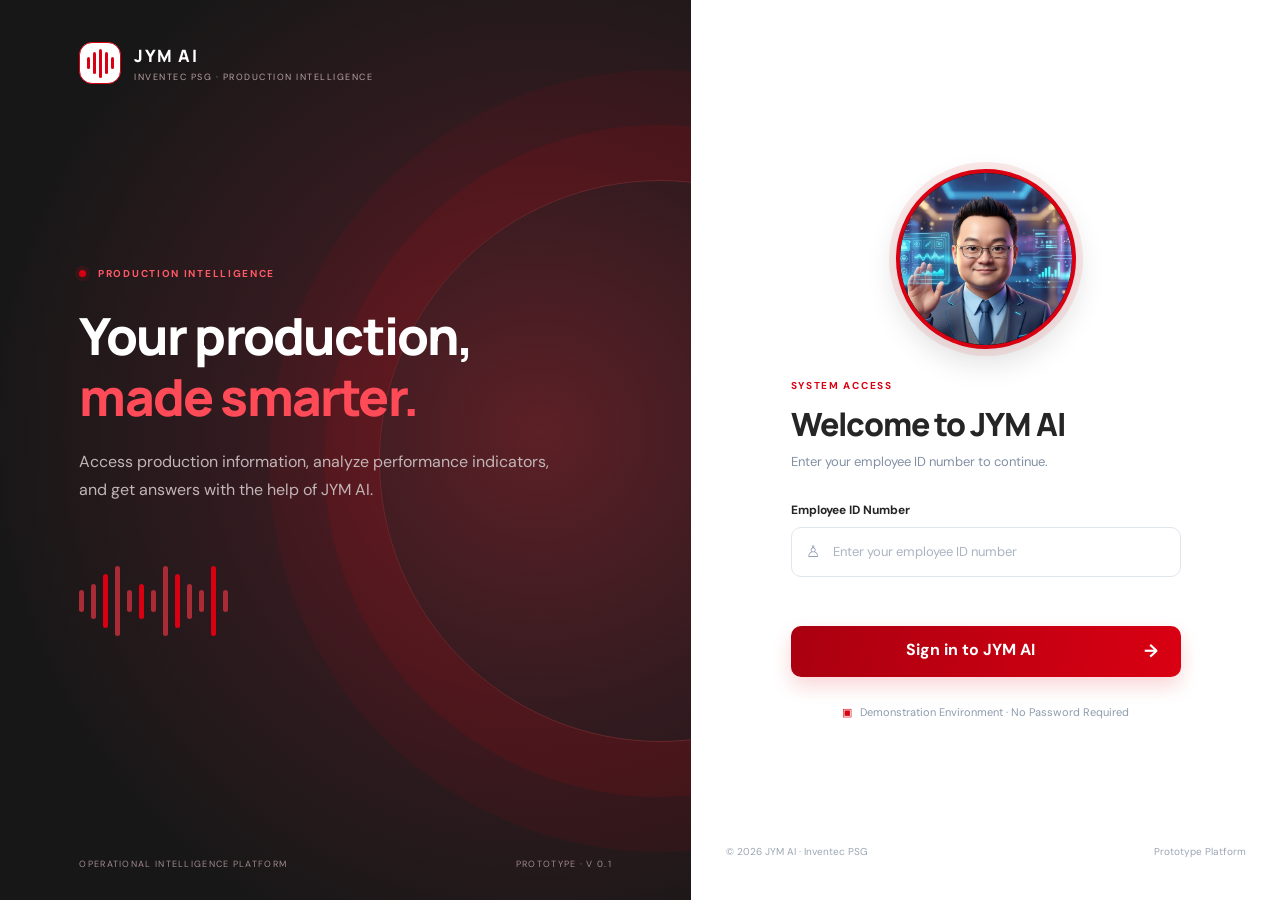
<file: index.html>
<!DOCTYPE html>
<html lang="en">

<head>
    <meta charset="UTF-8">
    <meta name="viewport" content="width=device-width, initial-scale=1.0">
    <meta name="theme-color" content="#171717">

    <title>JYM AI | Inventec PSG</title>

    <link rel="stylesheet" href="css/styles.css">
</head>

<body class="login-page">

<main class="login-shell">

    <!-- LEFT PANEL -->
    <section class="login-visual">

        <a class="brand" href="index.html">

            <span class="brand-symbol">
                <span></span>
                <span></span>
                <span></span>
                <span></span>
                <span></span>
            </span>

            <span>
                <strong>JYM AI</strong>
                <small>INVENTEC PSG · PRODUCTION INTELLIGENCE</small>
            </span>

        </a>

        <div class="visual-content">

            <div class="eyebrow">
                <i class="pulse"></i>
                PRODUCTION INTELLIGENCE
            </div>

            <h1>
                Your production,
                <br>
                <em>made smarter.</em>
            </h1>

            <p>
                Access production information, analyze performance
                indicators, and get answers with the help of JYM AI.
            </p>

            <div class="sound-wave" aria-label="Decorative audio waveform">
                <i></i><i></i><i></i><i></i><i></i>
                <i></i><i></i><i></i><i></i><i></i>
                <i></i><i></i><i></i>
            </div>

        </div>

        <div class="visual-footer">
            <span>OPERATIONAL INTELLIGENCE PLATFORM</span>
            <span>PROTOTYPE · V 0.1</span>
        </div>

    </section>


    <!-- RIGHT PANEL -->
    <section class="login-panel">

        <div class="login-card">

            <div class="mobile-brand">
                JYM <b>AI</b>
            </div>

          <!-- JYM AI IMAGE -->
<div class="ai-logo">
    <img
        src="img/WhatsApp%20Image%202026-11-25%20at%2011.24.45%20PM.jpeg"
        alt="JYM AI Assistant"
    >
</div>

            <div class="eyebrow dark">
                SYSTEM ACCESS
            </div>

            <h2>Welcome to JYM AI</h2>

            <p class="muted">
                Enter your employee ID number to continue.
            </p>


            <!-- LOGIN FORM -->
            <form id="loginForm">

                <label for="username">
                    Employee ID Number
                </label>

                <div class="input-wrap">

                    <span>♙</span>

                    <input
                        id="username"
                        name="username"
                        type="text"
                        inputmode="numeric"
                        autocomplete="off"
                        placeholder="Enter your employee ID number"
                        maxlength="15"
                        required
                    >

                </div>

                <div
                    id="loginError"
                    class="form-error"
                    role="alert">
                </div>

                <button class="primary-button" type="submit">
                    Sign in to JYM AI
                    <span>→</span>
                </button>

            </form>


            <div class="secure-note">
                <span>▣</span>
                Demonstration Environment · No Password Required
            </div>

        </div>


        <footer>
            © 2026 JYM AI · Inventec PSG
            <span>Prototype Platform</span>
        </footer>

    </section>

</main>

<script src="js/app.js"></script>

</body>
</html>
</file>
<file: css/styles.css>
@import url('https://fonts.googleapis.com/css2?family=DM+Sans:wght@400;500;600;700&family=Manrope:wght@400;500;600;700;800&display=swap');

/* =========================================
   KAREN AI - INVENTEC PSG
   IDENTIDAD VISUAL ROJA
========================================= */

:root {
    --navy: #171717;
    --navy2: #292929;
    --blue: #D90012;
    --cyan: #F04452;
    --ink: #252525;
    --muted: #8290a4;
    --line: #e7ecf2;
    --bg: #f5f5f5;
    --white: #fff;
    --green: #25a879;

    --inventec-red: #D90012;
    --inventec-dark: #A90010;
    --inventec-light: #FFF0F1;
    --inventec-gray: #f4f4f4;
}

* {
    box-sizing: border-box;
}

body {
    margin: 0;
    font-family: 'DM Sans', sans-serif;
    color: var(--ink);
    background: var(--bg);
}

button,
input {
    font: inherit;
}

a {
    text-decoration: none;
    color: inherit;
}

/* =========================================
   LOGIN
========================================= */

.login-shell {
    min-height: 100vh;
    display: grid;
    grid-template-columns: 1.08fr .92fr;
    background: #fff;
}

.login-visual {
    background:
        radial-gradient(
            circle at 78% 48%,
            #5c2026 0,
            #351b20 38%,
            #171717 78%
        );

    color: white;
    padding: 42px 6.2vw 30px;
    display: flex;
    flex-direction: column;
    justify-content: space-between;
    position: relative;
    overflow: hidden;
}

.login-visual:after {
    content: "";
    position: absolute;
    width: 560px;
    height: 560px;
    border: 1px solid #6b252b;
    border-radius: 50%;
    right: -250px;
    top: 20%;

    box-shadow:
        0 0 0 55px #D9001218,
        0 0 0 110px #D9001210;

    pointer-events: none;
}

/* LOGO */

.brand {
    display: flex;
    align-items: center;
    gap: 13px;
    position: relative;
    z-index: 1;
}

.brand strong {
    display: block;
    font: 800 17px Manrope;
    letter-spacing: 1.5px;
    color: #fff;
}

.brand small {
    display: block;
    font-size: 9px;
    letter-spacing: 1.5px;
    color: #b9a3a5;
    margin-top: 4px;
}

.brand-symbol {
    width: 42px;
    height: 42px;
    border: 1px solid #D90012;
    border-radius: 13px;

    display: flex;
    align-items: center;
    justify-content: center;
    gap: 3px;

    background: #fff;
}

.brand-symbol span {
    width: 3px;
    border-radius: 4px;
    background: #D90012;
    height: 12px;
}

.brand-symbol span:nth-child(2),
.brand-symbol span:nth-child(4) {
    height: 22px;
}

.brand-symbol span:nth-child(3) {
    height: 29px;
}

/* CONTENIDO DEL LOGIN */

.visual-content {
    max-width: 650px;
    position: relative;
    z-index: 1;
    margin-top: -30px;
}

.eyebrow {
    font-size: 10px;
    font-weight: 700;
    letter-spacing: 1.7px;
    color: #ff5965;
}

.eyebrow.dark {
    color: #D90012;
}

.pulse,
.online-tag i,
.demo-pill i,
.system-card i {
    display: inline-block;
    width: 7px;
    height: 7px;
    background: #3bd2a1;
    border-radius: 50%;
    margin-right: 8px;
    box-shadow: 0 0 0 4px #3bd2a122;
}

.pulse {
    background: #D90012;
    box-shadow: 0 0 0 4px #D9001222;
}

.visual-content h1 {
    font: 800 clamp(34px, 4vw, 56px)/1.2 Manrope;
    letter-spacing: -1.8px;
    margin: 25px 0 20px;
}

.visual-content h1 em {
    font-style: normal;
    color: #ff4a58;
}

.visual-content p {
    color: #c2b5b7;
    font-size: 16px;
    line-height: 1.8;
    max-width: 475px;
}

/* ONDA DE VOZ */

.sound-wave {
    height: 88px;
    display: flex;
    align-items: center;
    gap: 7px;
    margin-top: 52px;
}

.sound-wave i {
    width: 5px;
    border-radius: 8px;
    background: #a92b35;
    height: 22px;
    animation: wave 1.3s ease-in-out infinite alternate;
}

.sound-wave i:nth-child(3n) {
    height: 54px;
    background: #D90012;
}

.sound-wave i:nth-child(2n) {
    height: 35px;
    animation-delay: .3s;
}

.sound-wave i:nth-child(4n) {
    height: 70px;
    animation-delay: .5s;
}

@keyframes wave {
    to {
        transform: scaleY(.48);
        opacity: .65;
    }
}

/* FOOTER LOGIN */

.visual-footer {
    display: flex;
    justify-content: space-between;
    font-size: 9px;
    letter-spacing: 1.3px;
    color: #a18b8e;
    position: relative;
    z-index: 1;
}

/* =========================================
   PANEL DE ACCESO
========================================= */

.login-panel {
    display: flex;
    align-items: center;
    justify-content: center;
    flex-direction: column;
    padding: 42px 30px;
    position: relative;
}

.login-card {
    width: min(100%, 390px);
    margin: auto 0;
}

.sparkle {
    width: 45px;
    height: 45px;
    border-radius: 14px;
    background: #FFF0F1;
    color: #D90012;
    display: grid;
    place-items: center;
    font-size: 23px;
    margin-bottom: 28px;
}

.login-card h2 {
    font: 800 32px Manrope;
    margin: 10px 0 7px;
    letter-spacing: -1px;
}

.muted {
    color: var(--muted);
    font-size: 13px;
}

.login-card > p {
    margin: 0 0 32px;
}

.login-card label {
    display: block;
    font-size: 12px;
    font-weight: 700;
    margin: 20px 0 9px;
}

.input-wrap {
    height: 50px;
    border: 1px solid #dfe6ee;
    border-radius: 10px;

    display: flex;
    align-items: center;
    padding: 0 14px;
    gap: 11px;

    transition: .2s;
}

.input-wrap:focus-within {
    border-color: #D90012;
    box-shadow: 0 0 0 3px #D9001218;
}

.input-wrap > span {
    color: #94a2b4;
}

.input-wrap input {
    border: 0;
    outline: 0;
    min-width: 0;
    flex: 1;
    color: var(--ink);
    font-size: 13px;
}

.input-wrap input::placeholder {
    color: #aab4c1;
}

.show-password {
    border: 0;
    background: none;
    color: #D90012;
    font-size: 11px;
    cursor: pointer;
}

/* BOTÓN PRINCIPAL */

.primary-button {
    width: 100%;
    height: 51px;
    margin-top: 25px;
    border: 0;
    border-radius: 10px;

    background: linear-gradient(
        100deg,
        #A90010,
        #D90012
    );

    color: #fff;
    font-weight: 700;
    cursor: pointer;

    box-shadow: 0 9px 20px #D900122b;
    transition: .2s;
}

.primary-button:hover {
    transform: translateY(-2px);
    box-shadow: 0 12px 25px #D9001245;
}

.primary-button span {
    float: right;
    margin-right: 17px;
    font-size: 18px;
}

.secure-note {
    text-align: center;
    color: #8c9bad;
    font-size: 11px;
    margin-top: 28px;
}

.secure-note span {
    color: #D90012;
    margin-right: 5px;
}

.demo-hint {
    text-align: center;
    font-size: 10px;
    color: #8a98a9;
    margin-top: 22px;
}

.demo-hint b {
    color: #5c6f84;
}

.form-error {
    font-size: 12px;
    color: #c34c56;
    margin-top: 10px;
    min-height: 14px;
}

.login-panel footer {
    width: min(100%, 520px);
    display: flex;
    justify-content: space-between;
    color: #9aa5b3;
    font-size: 10px;
}

.mobile-brand {
    display: none;
}

/* =========================================
   DASHBOARD
========================================= */

.dashboard-page {
    background: #f5f5f5;
}

.app-shell {
    min-height: 100vh;
}

/* MENÚ LATERAL */

.sidebar {
    width: 244px;
    background: #171717;
    color: #fff;
    position: fixed;
    inset: 0 auto 0 0;
    padding: 27px 17px 18px;
    display: flex;
    flex-direction: column;
    z-index: 3;
}

.side-brand {
    padding: 0 8px 39px;
}

.side-brand .brand-symbol {
    width: 37px;
    height: 37px;
}

.side-brand strong {
    font-size: 15px;
}

.side-brand small {
    font-size: 8px;
}

.side-caption {
    font-size: 9px;
    letter-spacing: 1.5px;
    color: #8b8586;
    font-weight: 700;
    padding: 0 12px 13px;
}

.nav-item {
    height: 44px;
    border-radius: 8px;
    display: flex;
    align-items: center;
    gap: 13px;
    padding: 0 12px;
    color: #bcb6b7;
    font-size: 12px;
    margin-bottom: 5px;
}

.nav-item > span {
    font-size: 17px;
    width: 18px;
    text-align: center;
}

.nav-item.active {
    background: #3b2023;
    color: #fff;
    box-shadow: inset 3px 0 #D90012;
}

.nav-dot {
    width: 6px;
    height: 6px;
    background: #D90012;
    border-radius: 50%;
    margin-left: auto;
}

.system-caption {
    margin-top: 38px;
}

.system-card {
    display: flex;
    align-items: center;
    gap: 11px;
    padding: 13px 11px;
    background: #292020;
    border-radius: 9px;
}

.system-card i {
    flex: none;
    background: #25a879;
}

.system-card b,
.system-card small,
.user-info b,
.user-info small {
    display: block;
}

.system-card b {
    font-size: 11px;
}

.system-card small {
    font-size: 10px;
    color: #b5a5a7;
    margin-top: 4px;
}

/* USUARIO DEL MENÚ */

.sidebar-user {
    margin-top: auto;
    border-top: 1px solid #393333;
    padding: 18px 2px 0;
    display: flex;
    align-items: center;
    gap: 10px;
}

.avatar {
    width: 34px;
    height: 34px;
    display: grid;
    place-items: center;
    background: #FFF0F1;
    color: #D90012;
    border-radius: 50%;
    font-weight: 700;
    font-size: 12px;
}

.user-info {
    min-width: 0;
    flex: 1;
}

.user-info b {
    font-size: 11px;
}

.user-info small {
    font-size: 9px;
    color: #b5a5a7;
    margin-top: 3px;
}

.sidebar-user > a {
    color: #c5b7b8;
    font-size: 18px;
}

/* =========================================
   CONTENIDO PRINCIPAL
========================================= */

.main-area {
    margin-left: 244px;
    padding: 28px 38px 24px;
    max-width: 1700px;
}

.topbar {
    display: flex;
    align-items: center;
    justify-content: space-between;
    border-bottom: 1px solid #e6ebf1;
    padding-bottom: 20px;
}

.breadcrumb {
    font-size: 10px;
    color: #8b98a9;
}

.breadcrumb span {
    padding: 0 7px;
    color: #c1c9d3;
}

.topbar h1 {
    font: 800 22px Manrope;
    margin: 7px 0 0;
    letter-spacing: -.5px;
}

.topbar-right {
    display: flex;
    align-items: center;
    gap: 17px;
}

.demo-pill {
    font-size: 9px;
    font-weight: 700;
    letter-spacing: .8px;
    color: #718399;
    background: #fff;
    border: 1px solid #e5ebf1;
    padding: 9px 12px;
    border-radius: 30px;
}

.demo-pill i {
    width: 6px;
    height: 6px;
    margin-right: 6px;
    background: #D90012;
    box-shadow: 0 0 0 4px #D9001218;
}

/* BIENVENIDA */

.welcome-row {
    display: flex;
    justify-content: space-between;
    align-items: center;
    padding: 27px 0 20px;
}

.welcome-row h2 {
    font: 700 21px Manrope;
    margin: 7px 0 4px;
}

.welcome-row p {
    margin: 0;
}

.date-pill,
.select-chip {
    background: #fff;
    border: 1px solid #e6ebf1;
    padding: 9px 12px;
    border-radius: 8px;
    font-size: 10px;
    color: #718096;
}

/* =========================================
   TARJETAS DE INDICADORES
========================================= */

.metric-grid {
    display: grid;
    grid-template-columns: repeat(4, minmax(0, 1fr));
    gap: 15px;
}

.metric-card,
.panel {
    background: #fff;
    border: 1px solid #e9edf2;
    border-radius: 12px;
    box-shadow: 0 3px 12px #203b5b06;
}

.metric-card {
    padding: 17px 18px;
    min-height: 135px;
}

.metric-heading {
    font-size: 11px;
    color: #718096;
    display: flex;
    align-items: center;
    justify-content: space-between;
}

.metric-icon {
    width: 28px;
    height: 28px;
    border-radius: 8px;
    display: grid;
    place-items: center;
    font-size: 15px;
}

.metric-icon.blue {
    background: #FFF0F1;
    color: #D90012;
}

.metric-icon.cyan {
    background: #fff0f1;
    color: #c32635;
}

.metric-icon.violet {
    background: #f2efff;
    color: #8871ce;
}

.metric-icon.orange {
    background: #fff4e8;
    color: #db9745;
}

.metric-number {
    font: 800 27px Manrope;
    letter-spacing: -1px;
    margin: 10px 0 6px;
}

.unit {
    font-size: 15px;
    color: #8c9bad;
}

.metric-foot {
    font-size: 9px;
    color: #8b98a9;
}

.positive {
    color: #1ca579;
}

.warning {
    color: #d58b32;
}

/* BARRAS DE PROGRESO */

.progress {
    height: 5px;
    background: #edf1f5;
    border-radius: 5px;
    margin: 9px 0 7px;
    overflow: hidden;
}

.progress i {
    height: 100%;
    display: block;
    border-radius: 5px;

    background: linear-gradient(
        90deg,
        #A90010,
        #D90012
    );
}

/* =========================================
   GRÁFICAS
========================================= */

.charts-grid {
    display: grid;
    grid-template-columns: 1.35fr 1fr;
    gap: 15px;
    margin-top: 16px;
}

.chart-panel {
    padding: 18px 20px;
    min-height: 255px;
}

.panel-heading {
    display: flex;
    justify-content: space-between;
    align-items: flex-start;
}

.panel-heading h3 {
    font: 700 13px Manrope;
    margin: 0;
}

.panel-heading p {
    font-size: 10px;
    color: #94a0af;
    margin: 5px 0 0;
}

.subtle-icon {
    color: #8fa1b4;
}

/* GRÁFICA DE BARRAS */

.bar-chart {
    height: 165px;
    display: flex;
    margin-top: 15px;
}

.chart-y {
    display: flex;
    flex-direction: column;
    justify-content: space-between;
    color: #9ca8b6;
    font-size: 9px;
    padding: 0 13px 22px 0;
}

.bars {
    flex: 1;
    display: flex;
    justify-content: space-around;
    gap: 18px;
    border-bottom: 1px solid #e8edf2;

    background: repeating-linear-gradient(
        to bottom,
        transparent 0,
        transparent 32px,
        #edf1f5 33px
    );
}

.bar-column {
    display: flex;
    align-items: center;
    flex-direction: column;
    justify-content: flex-end;
    width: 25%;
    height: 100%;
    font-size: 9px;
    color: #728196;
}

.bar-track {
    height: 130px;
    width: min(42px, 60%);
    display: flex;
    align-items: flex-end;
}

.bar-track i {
    display: block;
    width: 100%;
    background: linear-gradient(180deg, #F04452, #A90010);
    border-radius: 6px 6px 0 0;
}

.bar-column b {
    font-weight: 600;
    margin-top: 7px;
}

.bar-column small {
    font-size: 9px;
    color: #9aa6b5;
    margin-top: 3px;
}

/* GRÁFICA CIRCULAR */

.donut-area {
    display: flex;
    align-items: center;
    justify-content: center;
    gap: 25px;
    height: 175px;
}

.donut {
    width: 142px;
    height: 142px;
    border-radius: 50%;

    background: conic-gradient(
        #D90012 0 72%,
        #F18A91 72% 92%,
        #e6ebf1 92% 100%
    );

    display: grid;
    place-items: center;
    position: relative;
}

.donut:before {
    content: "";
    position: absolute;
    inset: 17px;
    background: #fff;
    border-radius: 50%;
}

.donut > div {
    z-index: 1;
    text-align: center;
}

.donut b,
.donut small {
    display: block;
}

.donut b {
    font: 800 17px Manrope;
}

.donut small {
    font-size: 9px;
    color: #93a0af;
    margin-top: 3px;
}

/* LEYENDA */

.legend {
    display: grid;
    gap: 12px;
    min-width: 130px;
}

.legend span {
    font-size: 9px;
    color: #78879a;
    display: flex;
    align-items: center;
    gap: 7px;
}

.legend b {
    margin-left: auto;
    color: #3c4b5f;
}

.legend i {
    width: 7px;
    height: 7px;
    border-radius: 50%;
}

.lg-blue {
    background: #D90012;
}

.lg-cyan {
    background: #F18A91;
}

.lg-gray {
    background: #dfe5ec;
}

/* =========================================
   ASISTENTE KAREN
========================================= */

.assistant-section {
    margin-top: 17px;

    background: linear-gradient(
        110deg,
        #171717,
        #352024
    );

    border-radius: 13px;
    padding: 21px 23px;
    color: #fff;
    box-shadow: 0 7px 20px #142b4814;
}

.assistant-intro {
    display: flex;
    align-items: center;
    gap: 14px;
    position: relative;
}

.assistant-orb {
    width: 43px;
    height: 43px;
    flex: none;
    border-radius: 50%;

    background: radial-gradient(
        circle at 35% 30%,
        #ff6570,
        #D90012 70%
    );

    display: grid;
    place-items: center;
    box-shadow: 0 0 0 6px #D900121c;
    color: white;
    font-size: 20px;
}

.assistant-intro .eyebrow {
    font-size: 8px;
}

.assistant-intro h2 {
    font: 700 17px Manrope;
    margin: 5px 0;
}

.assistant-intro p {
    font-size: 10px;
    color: #c2b5b7;
    margin: 0;
}

.online-tag {
    margin-left: auto;
    align-self: flex-start;
    font-size: 9px;
    color: #9fc7c9;
}

.online-tag i {
    width: 6px;
    height: 6px;
}

/* VENTANA DE CHAT */

.chat-box {
    background: #fff;
    border-radius: 10px;
    margin-top: 17px;
    padding: 15px 16px;
    color: var(--ink);
}

.karen-message {
    display: flex;
    gap: 11px;
    align-items: flex-start;
}

.karen-avatar {
    width: 28px;
    height: 28px;
    flex: none;
    border-radius: 9px;
    background: #FFF0F1;
    color: #D90012;

    display: grid;
    place-items: center;
    font: 800 13px Manrope;
}

.karen-message b {
    font-size: 10px;
}

.karen-message b small {
    font-weight: 400;
    color: #9ba7b5;
}

.karen-message p {
    font-size: 11px;
    color: #65758a;
    margin: 5px 0 0;
    line-height: 1.6;
}

/* SUGERENCIAS */

.suggestions {
    display: flex;
    gap: 7px;
    flex-wrap: wrap;
    margin: 13px 0 10px 39px;
}

.suggestions button {
    border: 1px solid #e1eaf0;
    background: #f7fafc;
    color: #54718c;
    padding: 7px 10px;
    border-radius: 20px;
    font-size: 9px;
    cursor: pointer;
}

.suggestions button:hover {
    border-color: #D90012;
    color: #D90012;
}

/* RESPUESTAS DEL CHAT */

.chat-response {
    margin: 8px 0 8px 39px;
    font-size: 11px;
    color: #52657a;
    line-height: 1.6;
}

.chat-response:empty {
    display: none;
}

/* FORMULARIO DEL CHAT */

.chat-form {
    display: flex;
    align-items: center;
    gap: 8px;
    border: 1px solid #e4eaf0;
    border-radius: 8px;
    padding: 5px 6px 5px 13px;
    margin-top: 10px;
}

.chat-form input {
    flex: 1;
    min-width: 0;
    border: 0;
    outline: 0;
    font-size: 11px;
    padding: 8px 0;
}

.chat-form input::placeholder {
    color: #a3afbc;
}

/* BOTONES DE VOZ Y ENVÍO */

.mic-button,
.send-button {
    width: 31px;
    height: 31px;
    border: 0;
    border-radius: 7px;
    cursor: pointer;
}

.mic-button {
    background: #FFF0F1;
    color: #D90012;
}

.mic-button.listening {
    background: #ffe3e5;
    color: #D90012;
    animation: blink .8s infinite alternate;
}

@keyframes blink {
    to {
        opacity: .5;
    }
}

.send-button {
    background: #D90012;
    color: #fff;
    font-size: 17px;
}

.send-button:hover {
    background: #A90010;
}

.chat-disclaimer {
    text-align: center;
    font-size: 8px;
    color: #a1adba;
    margin-top: 10px;
}

/* =========================================
   FOOTER DASHBOARD
========================================= */

.main-footer {
    display: flex;
    justify-content: space-between;
    color: #9aa6b4;
    font-size: 9px;
    padding: 18px 2px 0;
}

/* =========================================
   RESPONSIVE - TABLETS
========================================= */

@media(max-width: 1050px) {

    .main-area {
        padding: 25px 23px;
        margin-left: 220px;
    }

    .sidebar {
        width: 220px;
    }

    .metric-grid {
        grid-template-columns: repeat(2, 1fr);
    }

    .charts-grid {
        grid-template-columns: 1fr;
    }

    .login-visual {
        padding-left: 4vw;
        padding-right: 4vw;
    }
}

/* =========================================
   RESPONSIVE - CELULARES
========================================= */

@media(max-width: 700px) {

    .login-shell {
        grid-template-columns: 1fr;
    }

    .login-visual {
        display: none;
    }

    .login-panel {
        min-height: 100vh;
        padding: 30px 24px;
    }

    .mobile-brand {
        display: block;
        font: 800 17px Manrope;
        letter-spacing: 1px;
        margin-bottom: 45px;
    }

    .mobile-brand b {
        color: #D90012;
    }

    .login-card {
        width: min(100%, 410px);
    }

    .login-panel footer {
        font-size: 9px;
    }

    /* MENÚ MÓVIL */

    .sidebar {
        position: relative;
        width: 100%;
        height: auto;
        padding: 14px 16px;
        display: block;
    }

    .side-brand {
        padding: 0;
    }

    .side-brand .brand-symbol {
        width: 33px;
        height: 33px;
    }

    .side-brand strong {
        font-size: 13px;
    }

    .side-brand small {
        font-size: 7px;
    }

    .side-caption,
    .nav-item,
    .system-card,
    .sidebar-user {
        display: none;
    }

    /* CONTENIDO MÓVIL */

    .main-area {
        margin: 0;
        padding: 20px 15px;
    }

    .topbar h1 {
        font-size: 18px;
    }

    .demo-pill {
        font-size: 7px;
        padding: 7px;
    }

    .topbar-right {
        gap: 8px;
    }

    .welcome-row {
        align-items: flex-start;
        gap: 12px;
    }

    .welcome-row h2 {
        font-size: 17px;
    }

    .date-pill {
        white-space: nowrap;
        font-size: 9px;
    }

    .metric-grid {
        gap: 9px;
    }

    .metric-card {
        padding: 13px;
        min-height: 125px;
    }

    .metric-heading {
        font-size: 9px;
    }

    .metric-number {
        font-size: 23px;
    }

    .metric-foot {
        font-size: 8px;
    }

    .charts-grid {
        gap: 10px;
        margin-top: 10px;
    }

    .chart-panel {
        padding: 15px;
        min-height: 235px;
    }

    .donut-area {
        gap: 12px;
    }

    .donut {
        width: 120px;
        height: 120px;
    }

    .legend {
        min-width: 115px;
    }

    /* KAREN EN MÓVIL */

    .assistant-section {
        padding: 17px 13px;
    }

    .assistant-intro {
        gap: 10px;
    }

    .assistant-intro h2 {
        font-size: 15px;
    }

    .assistant-intro p {
        max-width: 230px;
        line-height: 1.5;
    }

    .online-tag {
        font-size: 8px;
    }

    .chat-box {
        padding: 12px;
    }

    .suggestions {
        margin-left: 0;
    }

    .main-footer {
        display: block;
        line-height: 1.8;
    }

    .main-footer span {
        display: block;
    }

    .visual-footer {
        display: none;
    }
}


/* =========================================
   JYM AI - DASHBOARD FINAL OVERRIDES
   LOGIN ORIGINAL PRESERVADO
========================================= */

/* ESTRUCTURA */

.dashboard-page {
    min-height: 100vh;
    background: #f5f5f5;
}

.app-shell {
    min-height: 100vh;
}

/* TOPBAR */

.main-area {
    max-width: none;
    padding-top: 28px;
}

.topbar {
    min-height: 65px;
}

.topbar h1 {
    font-size: 20px;
}

/* INDICADORES */

.metric-grid {
    grid-template-columns: repeat(4, minmax(0, 1fr));
    gap: 16px;
}

.metric-card {
    min-width: 0;
    transition: transform .2s, box-shadow .2s;
}

.metric-card:hover {
    transform: translateY(-2px);
    box-shadow: 0 8px 22px #203b5b0c;
}

/* GRÁFICAS */

.charts-grid {
    grid-template-columns: 1.3fr 1fr;
    gap: 16px;
}

.chart-panel {
    min-width: 0;
}

.bars {
    min-width: 0;
}

.donut-area {
    justify-content: space-evenly;
}

/* JYM AI */

.assistant-section {
    margin-top: 20px;
    padding: 24px;
}

.assistant-intro {
    margin-bottom: 5px;
}

.assistant-orb {
    flex-shrink: 0;
}

.chat-box {
    padding: 19px;
}

/* RESPUESTAS DEL ASISTENTE */

.chat-response {
    display: flex;
    flex-direction: column;
    gap: 14px;
}

.chat-response:empty {
    display: none;
}

.chat-response .user-message {
    align-self: flex-end;
    max-width: 75%;
    padding: 11px 14px;
    border-radius: 10px 10px 2px 10px;
    background: #fff0f1;
    color: #A90010;
    font-size: 11px;
    line-height: 1.6;
}

.chat-response .assistant-message {
    display: flex;
    align-items: flex-start;
    gap: 10px;
    max-width: 90%;
}

.chat-response .assistant-content {
    flex: 1;
    min-width: 0;
}

.chat-response .assistant-content b {
    display: block;
    font-size: 10px;
    margin-bottom: 6px;
}

.chat-response .assistant-content p {
    color: #65758a;
    font-size: 11px;
    line-height: 1.7;
    margin: 0;
}

.chat-response .assistant-content ul {
    padding-left: 18px;
    margin-top: 8px;
    color: #65758a;
    font-size: 11px;
    line-height: 1.8;
}

.chat-response .assistant-content strong {
    color: #252525;
}

.chat-response .typing-indicator {
    font-size: 10px;
    color: #94a0af;
}

/* SUGERENCIAS */

.suggestions button {
    transition: .2s;
}

.suggestions button:hover {
    background: #fff0f1;
    border-color: #D90012;
    color: #A90010;
}

/* FORMULARIO */

.chat-form {
    transition: border-color .2s, box-shadow .2s;
}

.chat-form:focus-within {
    border-color: #D90012;
    box-shadow: 0 0 0 3px #D9001210;
}

.send-button {
    transition: .2s;
}

.send-button:hover {
    background: #A90010;
    transform: translateY(-1px);
}

/* FOOTER */

.main-footer {
    margin-top: 4px;
}

/* =========================================
   RESPONSIVE
========================================= */

@media (max-width: 1200px) {

    .metric-grid {
        grid-template-columns: repeat(2, minmax(0, 1fr));
    }

    .charts-grid {
        grid-template-columns: 1fr;
    }

}

@media (max-width: 700px) {

    .main-area {
        padding: 20px 15px;
    }

    .metric-grid {
        grid-template-columns: repeat(2, minmax(0, 1fr));
    }

    .charts-grid {
        grid-template-columns: 1fr;
    }

    .assistant-section {
        padding: 17px 13px;
    }

    .chat-response .user-message {
        max-width: 90%;
    }

    .chat-response .assistant-message {
        max-width: 100%;
    }

}

@media (max-width: 380px) {

    .metric-grid {
        grid-template-columns: 1fr;
    }

    .assistant-intro h2 {
        font-size: 14px;
    }

    .donut-area {
        flex-direction: column;
        height: auto;
        padding: 15px 0;
    }

}

/* =========================================
   JYM AI - LARGE CIRCULAR IMAGE BANNER
========================================= */

.ai-logo {
    width: 180px;
    height: 180px;
    margin: 0 auto 30px;
    border-radius: 50%;
    overflow: hidden;
    display: flex;
    align-items: center;
    justify-content: center;
    background: #171717;
    border: 4px solid #D90012;
    box-shadow:
        0 0 0 7px #D9001215,
        0 12px 30px #17171725;
}

.ai-logo img {
    width: 100%;
    height: 100%;
    object-fit: cover;
    object-position: center;
    border-radius: 50%;
    display: block;
}

/* TABLETS */
@media (max-width: 700px) {
    .ai-logo {
        width: 155px;
        height: 155px;
        margin-bottom: 25px;
    }
}
</file>
